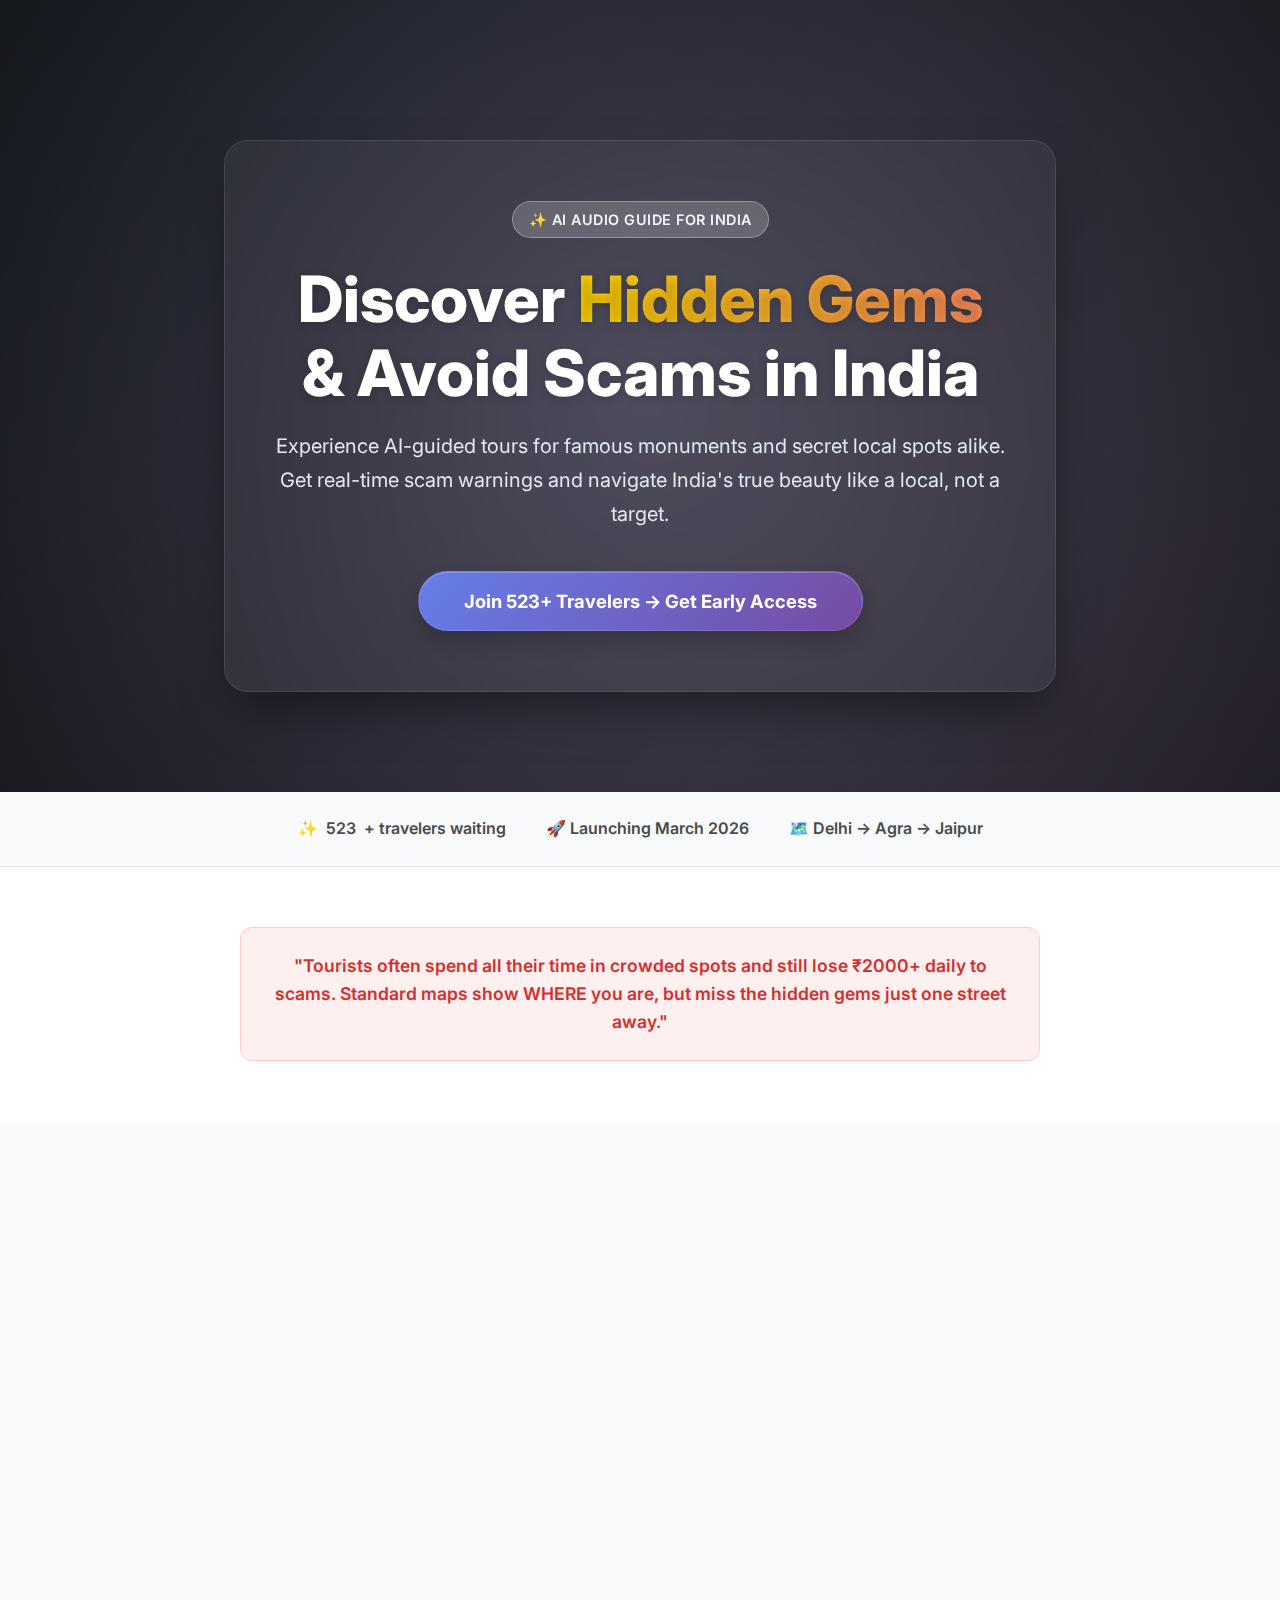
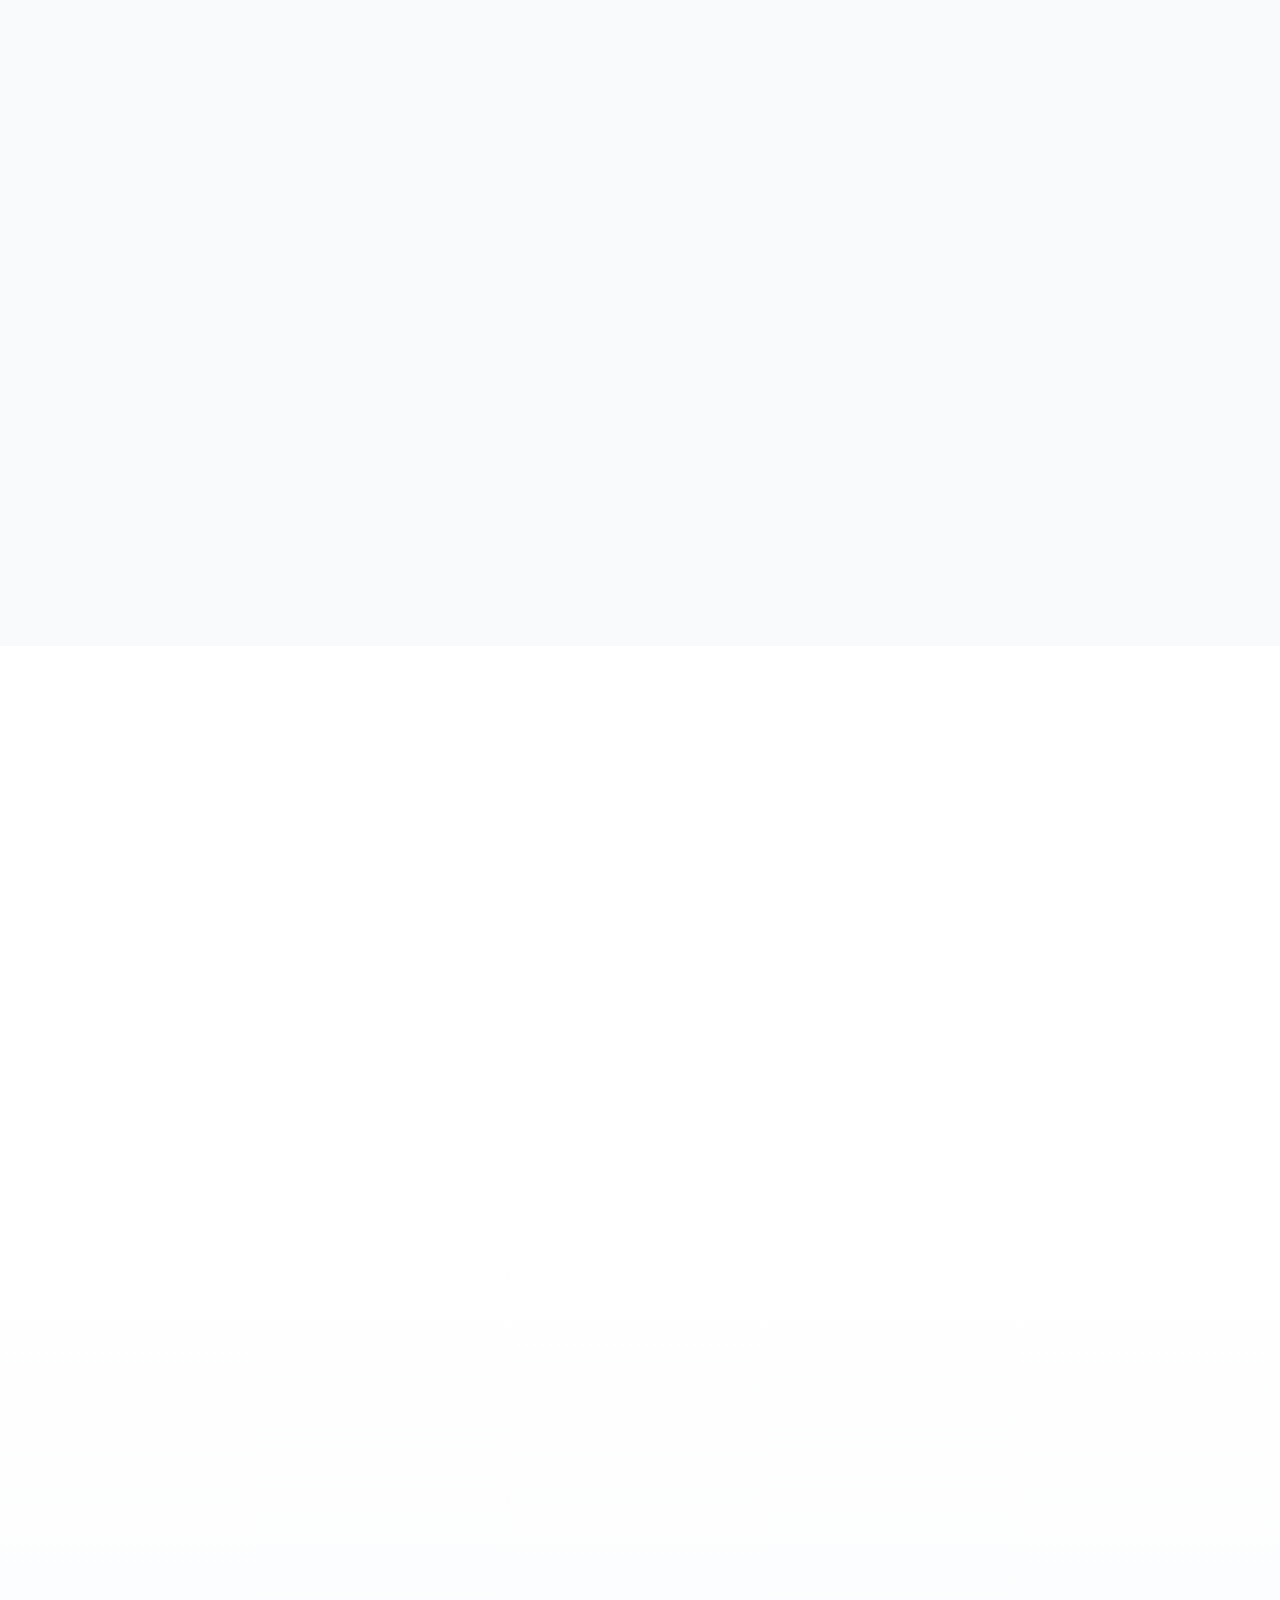
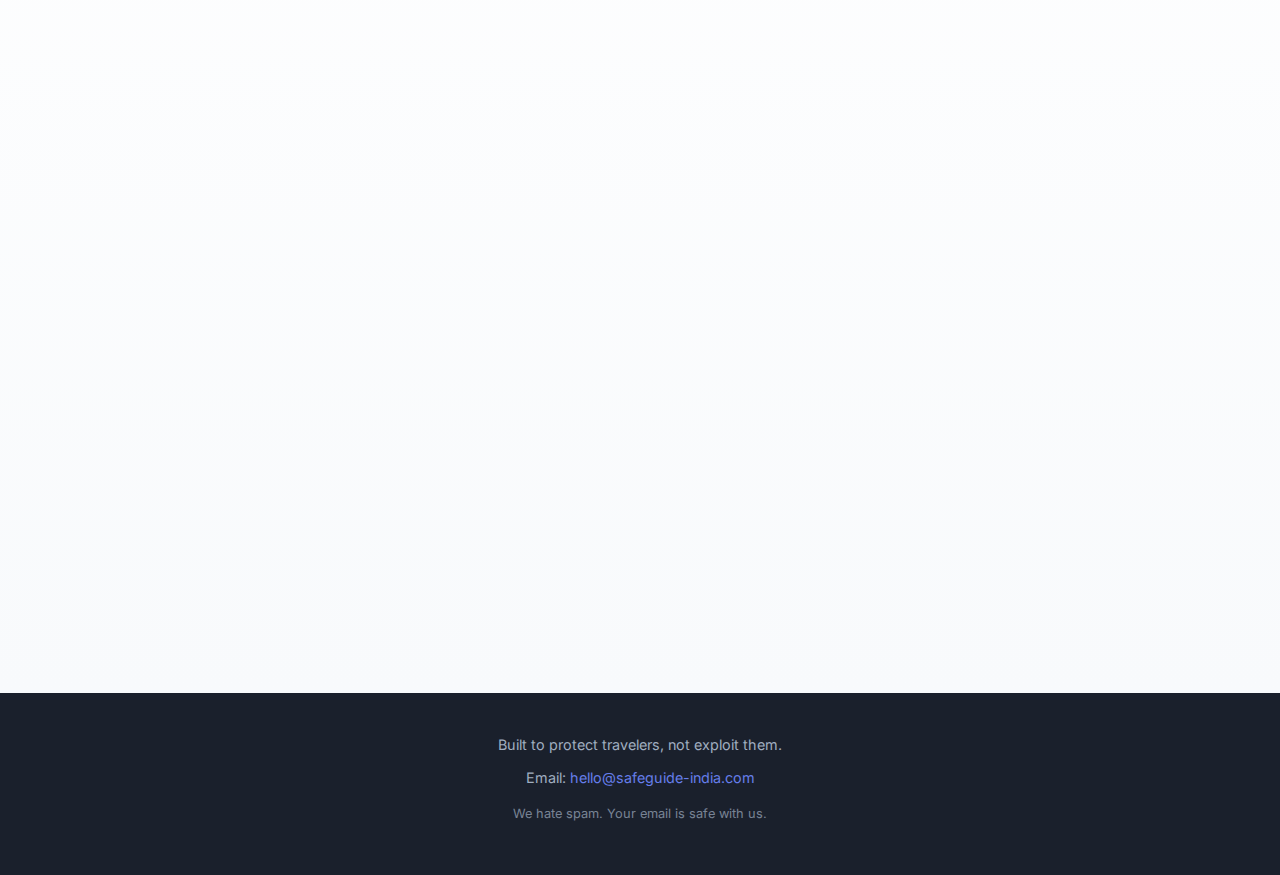
<file: disha-waitlist/index.html>
<!DOCTYPE html>
<html lang="en">

<head>
    <meta charset="UTF-8">
    <meta name="viewport" content="width=device-width, initial-scale=1.0">
    <title>AI Tour Guide India | Early Access</title>
    <meta name="description"
        content="Audio-guided monument tours + real-time scam warnings + fair prices for India tourists.">
    <link href="https://fonts.googleapis.com/css2?family=Inter:wght@400;500;600;700;800&display=swap" rel="stylesheet">
    <style>
        /* CSS reset and base styles */
        :root {
            --primary: #667eea;
            --primary-dark: #5a6fe0;
            --accent: #ff6b35;
            --accent-light: #ff8c5a;
            --text-dark: #1a1a1a;
            --text-light: #4a4a4a;
            --bg-light: #f8fafc;
        }

        * {
            margin: 0;
            padding: 0;
            box-sizing: border-box;
            font-family: 'Inter', sans-serif;
        }

        body {
            color: var(--text-dark);
            background-color: white;
            line-height: 1.6;
        }

        h1,
        h2,
        h3,
        h4 {
            line-height: 1.2;
            color: var(--text-dark);
        }

        /* Hero Section - Modern Redesign */
        .hero {
            position: relative;
            padding: 140px 20px 100px;
            text-align: center;
            background:
                linear-gradient(135deg, rgba(16, 24, 40, 0.85) 0%, rgba(30, 15, 45, 0.75) 100%),
                url('https://images.unsplash.com/photo-1524492412937-b28074a5d7da?q=80&w=2000&auto=format&fit=crop') center/cover no-repeat;
            color: white;
            min-height: 85vh;
            display: flex;
            flex-direction: column;
            justify-content: center;
            align-items: center;
            overflow: hidden;
        }

        .hero::before {
            content: '';
            position: absolute;
            top: 0;
            left: 0;
            right: 0;
            bottom: 0;
            background: radial-gradient(circle at center, transparent 0%, rgba(0, 0, 0, 0.6) 100%);
            pointer-events: none;
        }

        .hero-content {
            position: relative;
            z-index: 2;
            max-width: 900px;
            background: rgba(255, 255, 255, 0.05);
            /* Glassmorphism */
            backdrop-filter: blur(12px);
            -webkit-backdrop-filter: blur(12px);
            border: 1px solid rgba(255, 255, 255, 0.1);
            padding: 60px 40px;
            border-radius: 24px;
            box-shadow: 0 25px 50px -12px rgba(0, 0, 0, 0.5);
            animation: floatIn 1s ease-out forwards;
        }

        .hero-badge {
            display: inline-block;
            background: rgba(255, 255, 255, 0.15);
            border: 1px solid rgba(255, 255, 255, 0.3);
            backdrop-filter: blur(4px);
            padding: 6px 16px;
            border-radius: 20px;
            font-size: 0.9rem;
            font-weight: 600;
            letter-spacing: 0.5px;
            color: #f1f5f9;
            margin-bottom: 24px;
            text-transform: uppercase;
        }

        .hero h1 {
            font-size: clamp(2.5rem, 5vw, 4.2rem);
            font-weight: 800;
            line-height: 1.15;
            margin-bottom: 20px;
            color: white;
            text-shadow: 0 2px 10px rgba(0, 0, 0, 0.2);
        }

        .hero h1 span.highlight {
            background: linear-gradient(to right, #ffd700, #ff8c5a);
            -webkit-background-clip: text;
            background-clip: text;
            -webkit-text-fill-color: transparent;
            display: inline-block;
        }

        .hero p {
            font-size: clamp(1.1rem, 2vw, 1.25rem);
            max-width: 750px;
            margin: 0 auto 40px;
            color: #e2e8f0;
            line-height: 1.7;
            font-weight: 400;
        }

        .cta-button {
            display: inline-block;
            background: linear-gradient(135deg, var(--primary) 0%, #764ba2 100%);
            color: white;
            padding: 18px 45px;
            border-radius: 30px;
            font-size: 1.15rem;
            font-weight: 700;
            text-decoration: none;
            transition: all 0.3s cubic-bezier(0.25, 0.8, 0.25, 1);
            cursor: pointer;
            border: 1px solid rgba(255, 255, 255, 0.1);
            box-shadow: 0 10px 20px rgba(0, 0, 0, 0.2), inset 0 1px 0 rgba(255, 255, 255, 0.2);
        }

        .cta-button:hover {
            transform: translateY(-3px) scale(1.02);
            box-shadow: 0 15px 30px rgba(102, 126, 234, 0.4), inset 0 1px 0 rgba(255, 255, 255, 0.3);
        }

        @keyframes floatIn {
            from {
                opacity: 0;
                transform: translateY(30px);
            }

            to {
                opacity: 1;
                transform: translateY(0);
            }
        }

        @media (max-width: 600px) {
            .hero-content {
                padding: 40px 20px;
                border: none;
                background: transparent;
                box-shadow: none;
                backdrop-filter: none;
            }
        }

        /* Trust Signals */
        .trust-banner {
            background: var(--bg-light);
            padding: 24px 20px;
            text-align: center;
            display: flex;
            justify-content: center;
            gap: 40px;
            flex-wrap: wrap;
            border-bottom: 1px solid #e2e8f0;
        }

        .trust-item {
            font-weight: 600;
            color: var(--text-light);
            display: flex;
            align-items: center;
            gap: 8px;
        }

        /* Problem Section */
        .problem-section {
            padding: 60px 20px;
            text-align: center;
            background: #fff;
        }

        .problem-box {
            background: #fff0f0;
            border: 1px solid #ffcaca;
            padding: 24px;
            border-radius: 12px;
            max-width: 800px;
            margin: 0 auto;
            color: #d32f2f;
            font-weight: 600;
            font-size: 1.1rem;
        }

        /* Features Section */
        .features {
            padding: 80px 20px;
            background: var(--bg-light);
            text-align: center;
        }

        .features-header {
            max-width: 800px;
            margin: 0 auto 60px;
        }

        .features h2 {
            font-size: clamp(2rem, 4vw, 2.5rem);
            margin-bottom: 20px;
        }

        .features-grid {
            display: grid;
            grid-template-columns: repeat(auto-fit, minmax(280px, 1fr));
            gap: 30px;
            max-width: 1100px;
            margin: 0 auto;
            text-align: left;
        }

        .feature-card {
            background: white;
            padding: 40px 30px;
            border-radius: 16px;
            box-shadow: 0 4px 6px rgba(0, 0, 0, 0.05);
            transition: transform 0.3s ease;
        }

        .feature-card:hover {
            transform: translateY(-5px);
        }

        .feature-icon {
            font-size: 2.5rem;
            margin-bottom: 20px;
            background: linear-gradient(135deg, var(--primary) 0%, #764ba2 100%);
            -webkit-background-clip: text;
            -webkit-text-fill-color: transparent;
        }

        /* How it works */
        .how-it-works {
            padding: 80px 20px;
            max-width: 1100px;
            margin: 0 auto;
            text-align: center;
        }

        .how-it-works h2 {
            font-size: 2.5rem;
            margin-bottom: 60px;
        }

        .steps-container {
            display: flex;
            justify-content: space-between;
            gap: 30px;
            flex-wrap: wrap;
        }

        .step {
            flex: 1;
            min-width: 250px;
        }

        .step-number {
            width: 50px;
            height: 50px;
            background: var(--accent);
            color: white;
            border-radius: 50%;
            display: flex;
            align-items: center;
            justify-content: center;
            font-size: 1.5rem;
            font-weight: bold;
            margin: 0 auto 20px;
        }

        /* Form Section */
        .waitlist-section {
            padding: 100px 20px;
            background: linear-gradient(to bottom, #fff, var(--bg-light));
            text-align: center;
        }

        .waitlist-section h2 {
            font-size: 2.5rem;
            margin-bottom: 10px;
        }

        .waitlist-section>p {
            margin-bottom: 40px;
            color: var(--text-light);
            font-size: 1.1rem;
        }

        .email-form {
            background: white;
            border-radius: 16px;
            padding: 50px 40px;
            box-shadow: 0 20px 60px rgba(0, 0, 0, 0.15);
            max-width: 550px;
            margin: 0 auto;
            position: relative;
        }

        .form-group {
            margin-bottom: 20px;
            text-align: left;
        }

        .form-group label {
            display: block;
            font-size: 0.9rem;
            font-weight: 600;
            color: #555;
            margin-bottom: 8px;
        }

        .form-group input,
        .form-group select {
            width: 100%;
            padding: 16px;
            font-size: 1rem;
            border: 2px solid #e0e0e0;
            border-radius: 8px;
            transition: border-color 0.3s;
        }

        .form-group input:focus,
        .form-group select:focus {
            outline: none;
            border-color: var(--primary);
            box-shadow: 0 0 0 3px rgba(102, 126, 234, 0.1);
        }

        .form-error {
            color: #d32f2f;
            font-size: 0.85rem;
            margin-top: 5px;
            display: none;
        }

        .bonus-badge {
            background: linear-gradient(135deg, #ffd700 0%, #ffed4e 100%);
            color: #333;
            padding: 12px 24px;
            border-radius: 25px;
            font-size: 0.95rem;
            font-weight: 700;
            display: inline-block;
            margin-bottom: 20px;
            text-align: center;
        }

        .bonus-text {
            display: block;
            font-size: 0.8rem;
            font-weight: 500;
            margin-top: 5px;
            opacity: 0.8;
        }

        .submit-btn {
            width: 100%;
            padding: 20px;
            background: linear-gradient(135deg, var(--primary) 0%, #764ba2 100%);
            color: white;
            border: none;
            border-radius: 10px;
            height: 60px;
            font-size: 1.15rem;
            font-weight: 700;
            cursor: pointer;
            transition: all 0.3s;
        }

        .submit-btn:hover {
            transform: translateY(-2px);
            box-shadow: 0 10px 30px rgba(102, 126, 234, 0.4);
        }

        .submit-btn:disabled {
            opacity: 0.6;
            cursor: not-allowed;
            transform: none;
            box-shadow: none;
        }

        .success-message {
            text-align: center;
            padding: 40px 20px;
            display: none;
        }

        .success-icon {
            font-size: 4rem;
            margin-bottom: 20px;
        }

        .success-message h3 {
            color: #10b981;
            font-size: 1.8rem;
            margin-bottom: 10px;
        }

        .waitlist-number {
            font-size: 1.2rem;
            font-weight: 700;
            color: var(--primary);
            margin-top: 20px;
        }

        .waitlist-counter {
            margin-top: 30px;
            font-size: 1.1rem;
            color: var(--text-light);
            font-weight: 600;
        }

        .waitlist-counter span {
            color: var(--primary);
            font-size: 1.3rem;
            font-weight: 800;
        }

        /* Footer */
        footer {
            background: #1a202c;
            color: #a0aec0;
            text-align: center;
            padding: 40px 20px;
            font-size: 0.9rem;
        }

        footer p {
            margin-bottom: 10px;
        }

        footer a {
            color: var(--primary);
            text-decoration: none;
        }

        /* Animations */
        .fade-in {
            opacity: 0;
            transform: translateY(20px);
            transition: opacity 0.6s ease, transform 0.6s ease;
        }

        .fade-in.visible {
            opacity: 1;
            transform: translateY(0);
        }

        @media (max-width: 768px) {
            .email-form {
                padding: 30px 20px;
            }
        }
    </style>
</head>

<body>

    <!-- Hero Section -->
    <section class="hero">
        <div class="hero-content">
            <div class="hero-badge fade-in">✨ AI Audio Guide for India</div>
            <h1 class="fade-in">Discover <span class="highlight">Hidden Gems</span><br>& Avoid Scams in India</h1>
            <p class="fade-in">Experience AI-guided tours for famous monuments and secret local spots alike. Get
                real-time scam
                warnings and navigate India's true beauty like a local, not a target.</p>
            <div class="fade-in">
                <button class="cta-button" onclick="scrollToForm()">Join <span class="counter-display">523</span>+
                    Travelers
                    → Get Early Access</button>
            </div>
        </div>
    </section>

    <!-- Trust Signals -->
    <div class="trust-banner fade-in">
        <div class="trust-item">✨ <span class="counter-display">523</span>+ travelers waiting</div>
        <div class="trust-item">🚀 Launching March 2026</div>
        <div class="trust-item">🗺️ Delhi → Agra → Jaipur</div>
    </div>

    <!-- Problem Section -->
    <section class="problem-section fade-in">
        <div class="problem-box">
            "Tourists often spend all their time in crowded spots and still lose ₹2000+ daily to scams. Standard maps
            show WHERE you are, but miss the hidden gems just one street away."
        </div>
    </section>

    <!-- Main Feature Highlight -->
    <section class="features">
        <div class="features-header fade-in">
            <div style="font-size: 3.5rem; margin-bottom: 10px;">🤖</div>
            <h2>Discover Hidden Gems While Staying Safe From Scams</h2>
            <p style="font-size: 1.1rem; color: var(--text-light); max-width: 650px; margin: 0 auto;">Ask questions
                naturally as you walk. Hear the history of famous sites AND the secret spots tourists skip. Like having
                a local friend guiding you.</p>
        </div>

        <div class="features-grid">
            <div class="feature-card fade-in">
                <div class="feature-icon">💎</div>
                <h3>Secret Hidden Gems</h3>
                <p>Most tourists only see 10% of the city. Make your trip unforgettable by exploring beautiful,
                    authentic backstreets and monuments missing from standard guides.</p>
            </div>
            <div class="feature-card fade-in">
                <div class="feature-icon">🎧</div>
                <h3>Voice-Powered</h3>
                <p>Hands-free conversations while exploring. Just speak into your earphones and hear the fascinating
                    history of what you're seeing.</p>
            </div>
            <div class="feature-card fade-in">
                <div class="feature-icon">🚨</div>
                <h3>Real-Time Warnings</h3>
                <p>Get GPS-triggered alerts before scams happen. We notify you when you enter a high-risk zone for touts
                    or fake ticket offices.</p>
            </div>
            <div class="feature-card fade-in">
                <div class="feature-icon">💰</div>
                <h3>Fair Price Database</h3>
                <p>Know exactly what locals pay for transport, street food, and souvenirs so you never pay the "tourist
                    tax" again.</p>
            </div>
        </div>
    </section>

    <!-- How It Works -->
    <section class="how-it-works fade-in">
        <h2>How It Works</h2>
        <div class="steps-container">
            <div class="step">
                <div class="step-number">1</div>
                <h3 style="margin-bottom: 10px;">📍 Walk to Monument</h3>
                <p style="color: var(--text-light);">GPS accurately detects your location at the site seamlessly.</p>
            </div>
            <div class="step">
                <div class="step-number">2</div>
                <h3 style="margin-bottom: 10px;">🤖 AI Guide Speaks</h3>
                <p style="color: var(--text-light);">Contextual audio tour begins automatically without lifting a
                    finger.</p>
            </div>
            <div class="step">
                <div class="step-number">3</div>
                <h3 style="margin-bottom: 10px;">💬 Ask Anything</h3>
                <p style="color: var(--text-light);">Voice Q&A about current history, local prices, and safety warnings.
                </p>
            </div>
        </div>

        <div style="margin-top: 50px;">
            <button class="cta-button" onclick="scrollToForm()">Never Overpay Again → Join Waitlist</button>
        </div>
    </section>

    <!-- Waitlist Form Section -->
    <section id="waitlist-section" class="waitlist-section">
        <h2 class="fade-in">Get Early Access</h2>
        <p class="fade-in">Join the exclusive waitlist and download your free guide today.</p>

        <div class="email-form fade-in" id="form-container">
            <div class="bonus-badge">
                🎁 FREE BONUS: Delhi Scam Survival Guide (PDF)
                <span class="bonus-text">Instant download with 15 common scams + solutions</span>
            </div>

            <form id="waitlist-form">
                <!-- Honeypot -->
                <input type="text" name="_honey" style="display:none">

                <div class="form-group">
                    <label for="name">First Name</label>
                    <input type="text" id="name" name="name" placeholder="Your name">
                </div>

                <div class="form-group">
                    <label for="email">Email Address <span style="color: red;">*</span></label>
                    <input type="email" id="email" name="email" placeholder="your.email@example.com" required>
                    <div class="form-error" id="email-error">Please enter a valid email</div>
                    <div class="form-error" id="api-error">Oops! Something went wrong. Please try again.</div>
                </div>

                <div class="form-group">
                    <label for="travelDate">When are you visiting India?</label>
                    <input type="text" id="travelDate" name="travelDate"
                        placeholder="e.g.,  2025, Summer 2025, Planning next year">
                </div>

                <div class="form-group">
                    <label for="interest">What interests you most?</label>
                    <select id="interest" name="interest">
                        <option value="Finding hidden gems & local spots">Finding hidden gems & local spots</option>
                        <option value="AI audio tour guide">AI audio tour guide</option>
                        <option value="Scam warnings & fair prices">Scam warnings & fair prices</option>
                        <option value="All of the above" selected>All of the above</option>
                    </select>
                </div>

                <p style="font-size: 0.85rem; color: var(--text-light); text-align: center; margin-bottom: 20px;">
                    🔒 Your information is safely stored and sent directly to our team.
                </p>

                <button type="submit" id="submit-btn" class="submit-btn">Get Early Access + Free Guide</button>
            </form>

            <div class="waitlist-counter">
                🎉 <span class="counter-display">523</span> travelers waiting
            </div>
        </div>

        <div class="success-message fade-in" id="success-container">
            <div class="success-icon">✅</div>
            <h3>You're on the waitlist!</h3>
            <p>Check your email for the Delhi Scam Survival Guide (PDF)</p>
            <p class="waitlist-number" id="success-number">You're traveler #524</p>
            <button class="cta-button" style="margin-top: 30px;"
                onclick="window.open('https://twitter.com/intent/tweet?text=I%20just%20joined%20the%20waitlist%20for%20an%20AI%20tour%20guide%20that%20prevents%20scams%20in%20India!%20%F0%9F%87%AE%F0%9F%87%B3', '_blank')">
                Share with friends →
            </button>
        </div>
    </section>

    <!-- Footer -->
    <footer>
        <p>Built to protect travelers, not exploit them.</p>
        <p>Email: <a href="mailto:hello@safeguide-india.com">hello@safeguide-india.com</a></p>
        <p style="margin-top: 15px; font-size: 0.8rem; opacity: 0.7;">We hate spam. Your email is safe with us.</p>
    </footer>

    <script>
        // Track form views
        window.addEventListener('load', () => {
            console.log('Waitlist page loaded');
            // Send to analytics: pageview
            updateCounterDisplays();

            // Trigger initial visibility check
            setTimeout(() => {
                document.querySelectorAll('.fade-in').forEach(el => {
                    const rect = el.getBoundingClientRect();
                    if (rect.top < window.innerHeight) {
                        el.classList.add('visible');
                    }
                });
            }, 100);
        });

        // Intersection Observer for fade-in animations on scroll
        const observer = new IntersectionObserver((entries) => {
            entries.forEach(entry => {
                if (entry.isIntersecting) {
                    entry.target.classList.add('visible');
                    observer.unobserve(entry.target);
                }
            });
        }, { threshold: 0.15, rootMargin: '0px 0px -50px 0px' });

        document.querySelectorAll('.fade-in').forEach(el => observer.observe(el));

        // Constants
        // 🛑 IMPORTANT FOR ADMIN: Change this to your real personal email!
        // Responses will immediately be emailed to this address by FormSubmit.co.
        const EMAIL_RECEIVER = "hello@safeguide-india.com";
        const STARTING_COUNT = 523; // Will display as 523 initially

        // Counter Logic
        function getWaitlistCount() {
            const list = JSON.parse(localStorage.getItem('waitlist') || '[]');
            return STARTING_COUNT + list.length;
        }

        function updateCounterDisplays() {
            const count = getWaitlistCount();
            document.querySelectorAll('.counter-display').forEach(el => {
                el.innerText = count;
            });
        }

        // Smooth scroll to form
        function scrollToForm() {
            const section = document.getElementById('waitlist-section');
            section.scrollIntoView({ behavior: 'smooth' });

            // Focus email input slightly after scroll completes
            setTimeout(() => {
                document.getElementById('email').focus();
            }, 600);
        }

        // Track form field focus (shows interest)
        document.querySelectorAll('input, select').forEach(field => {
            field.addEventListener('focus', () => {
                console.log(`User focused: ${field.name}`);
                // Send to analytics: form_field_focus
            });
        });

        // Form submission handling
        const form = document.getElementById('waitlist-form');
        const submitBtn = document.getElementById('submit-btn');
        const formContainer = document.getElementById('form-container');
        const successContainer = document.getElementById('success-container');
        const emailInput = document.getElementById('email');
        const nameInput = document.getElementById('name');

        form.addEventListener('submit', async (e) => {
            e.preventDefault();

            console.log('Form submitted');
            // Send to analytics: form_submission

            const emailVal = emailInput.value.trim().toLowerCase();
            const emailError = document.getElementById('email-error');
            const apiError = document.getElementById('api-error');

            emailError.style.display = 'none';
            apiError.style.display = 'none';

            // Basic validation
            if (!emailVal.includes('@') || !emailVal.includes('.')) {
                emailError.style.display = 'block';
                return;
            }

            // Change button text
            submitBtn.textContent = 'Joining...';
            submitBtn.disabled = true;

            const formData = {
                name: nameInput.value.trim(),
                email: emailVal,
                travelDate: document.getElementById('travelDate').value.trim(),
                interest: document.getElementById('interest').value,
                timestamp: new Date().toISOString(),
                userAgent: navigator.userAgent
            };

            // 1. Save to localStorage (immediate backup)
            let waitlist;
            try {
                waitlist = JSON.parse(localStorage.getItem('waitlist') || '[]');
            } catch (e) {
                waitlist = [];
            }

            // Check for duplicates in local storage to prevent double submission
            const isDuplicate = waitlist.some(entry => entry.email === formData.email);
            if (!isDuplicate) {
                waitlist.push(formData);
                localStorage.setItem('waitlist', JSON.stringify(waitlist));
            }

            try {
                // 2. Send via FormSubmit.co AJAX API
                const response = await fetch(`https://formsubmit.co/ajax/${EMAIL_RECEIVER}`, {
                    method: 'POST',
                    headers: {
                        'Content-Type': 'application/json',
                        'Accept': 'application/json'
                    },
                    body: JSON.stringify({
                        name: formData.name || 'Not provided',
                        email: formData.email,
                        "Travel Date": formData.travelDate || 'Not specified',
                        "Primary Interest": formData.interest,
                        _subject: 'New Waitlist Signup!',
                        _template: 'table',
                        _honey: form.querySelector('[name="_honey"]').value
                    })
                });

                if (response.ok) {
                    onSignupSuccess();
                } else {
                    throw new Error("Form submission returned a non-OK response.");
                }
            } catch (error) {
                console.error("AJAX failed", error);

                // If it fails but we saved locally, we can still show success
                // Or we can show the error state. Following the prompt's Error Handling:
                submitBtn.textContent = 'Try Again';
                submitBtn.disabled = false;
                apiError.style.display = 'block';
            }
        });

        function onSignupSuccess() {
            console.log('Signup successful');
            // Send to analytics: waitlist_signup_success

            updateCounterDisplays();

            const position = getWaitlistCount();
            document.getElementById('success-number').textContent = `You're traveler #${position}`;

            formContainer.style.display = 'none';
            successContainer.style.display = 'block';
            successContainer.classList.add('visible'); // Trigger fade in

            // Optional: trigger Facebook Pixel, Google Ads conversion here
        }
    </script>
</body>

</html>
</file>
